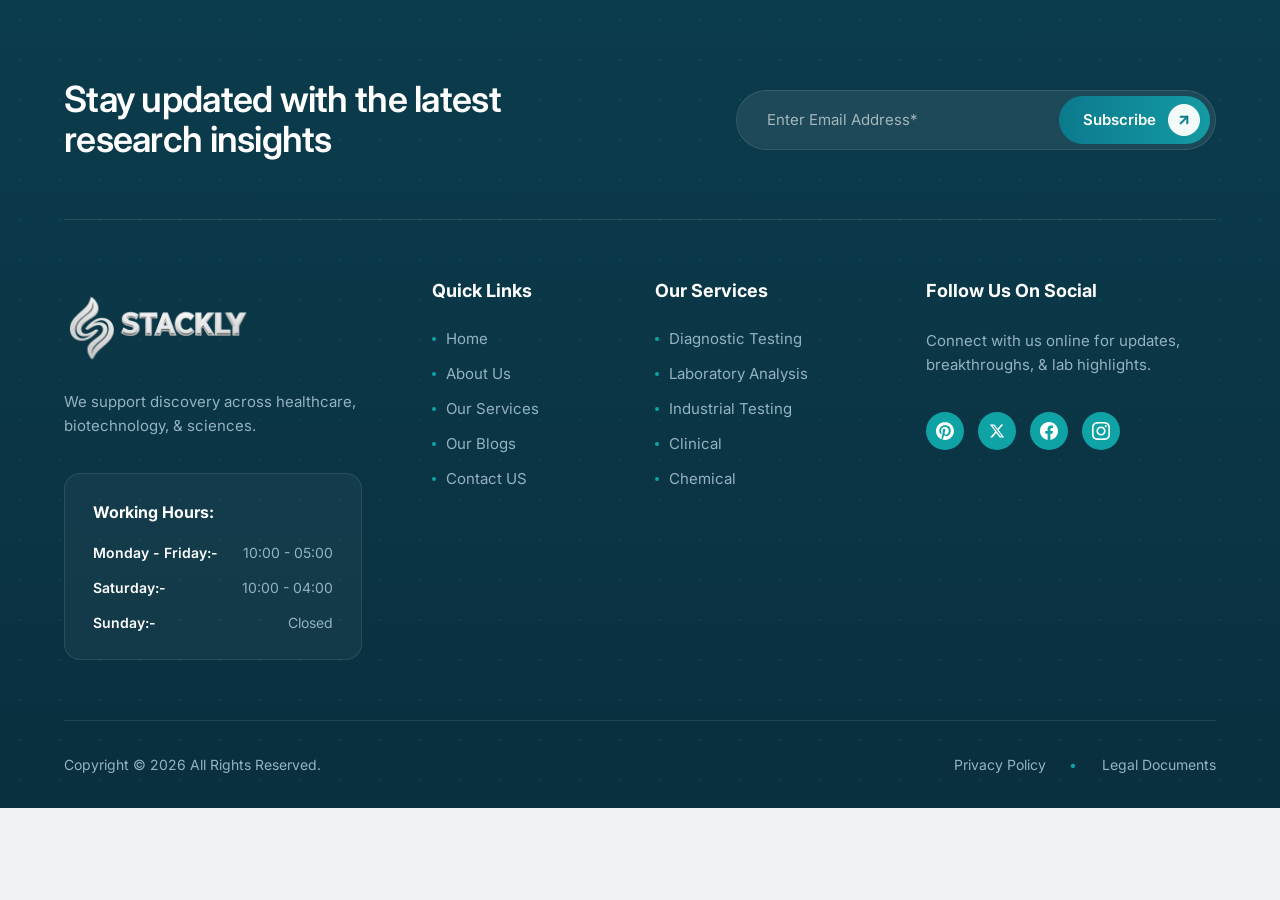
<file: footer.html>
<!doctype html>
<html lang="en">
  <head>
    <meta charset="UTF-8" />
    <meta name="viewport" content="width=device-width, initial-scale=1.0" />
    <title>Genlab Scientific Footer</title>
    <link rel="preconnect" href="https://fonts.googleapis.com" />
    <link rel="preconnect" href="https://fonts.gstatic.com" crossorigin />
    <link
      href="https://fonts.googleapis.com/css2?family=Inter:wght@300;400;500;600;700&display=swap"
      rel="stylesheet"
    />
    <style>
      :root {
        /* Colors from Screenshot */
        --bg-primary: #0b3c4c;
        --bg-secondary: #0a2f3f;
        --accent-teal: #0fa3a6;
        --accent-bright: #1bc5bd;
        --text-white: #ffffff;
        --text-muted: #94b2c1;
        --card-bg: rgba(255, 255, 255, 0.04);
        --input-bg: rgba(255, 255, 255, 0.08);
        --border-color: rgba(255, 255, 255, 0.1);

        /* Spacing */
        --container-max: 1200px;
        --transition: all 0.3s ease;
      }

      * {
        margin: 0;
        padding: 0;
        box-sizing: border-box;
        font-family: "Inter", sans-serif;
      }

      body {
        background-color: #f0f2f5;
      }

      /* --- Footer Styles --- */
      .site-footer {
        background: linear-gradient(
          180deg,
          var(--bg-primary) 0%,
          var(--bg-secondary) 100%
        );
        color: var(--text-white);
        position: relative;
        overflow: hidden;
        padding-top: 40px;
      }

      /* Hexagonal/Dot Pattern Overlay */
      .site-footer::before {
        content: "";
        position: absolute;
        top: 0;
        left: 0;
        width: 100%;
        height: 100%;
        background-image: radial-gradient(
          rgba(15, 163, 166, 0.15) 1px,
          transparent 1px
        );
        background-size: 40px 40px;
        pointer-events: none;
      }

      .container {
        max-width: var(--container-max);
        margin: 0 auto;
        padding: 0 24px;
        position: relative;
        z-index: 1;
      }

      /* --- Newsletter Section --- */
      .newsletter-section {
        padding: 40px 0 60px;
        display: flex;
        flex-direction: column;
        gap: 30px;
      }

      .newsletter-content h2 {
        font-size: clamp(24px, 5vw, 36px);
        font-weight: 600;
        line-height: 1.1;
        max-width: 500px;
        letter-spacing: -0.02em;
      }

      .newsletter-form {
        display: flex;
        align-items: center;
        background: var(--input-bg);
        border-radius: 100px;
        padding: 5px;
        width: 100%;
        max-width: 480px;
        border: 1px solid rgba(255, 255, 255, 0.1);
        backdrop-filter: blur(10px);
      }

      .newsletter-form input {
        flex: 1;
        background: transparent;
        border: none;
        padding: 12px 25px;
        color: white;
        outline: none;
        font-size: 15px;
        width: 100%;
      }

      .newsletter-form input::placeholder {
        color: rgba(255, 255, 255, 0.6);
      }

      .subscribe-btn {
        background: linear-gradient(90deg, #0b7a8d, #149ba3);
        color: white;
        border: none;
        padding: 8px 10px 8px 24px;
        border-radius: 100px;
        font-weight: 600;
        font-size: 15px;
        cursor: pointer;
        display: flex;
        align-items: center;
        gap: 12px;
        transition: var(--transition);
        white-space: nowrap;
      }

      .subscribe-btn .icon-circle {
        background: rgba(255, 255, 255, 0.95);
        color: #0b7a8d;
        width: 32px;
        height: 32px;
        border-radius: 50%;
        display: flex;
        align-items: center;
        justify-content: center;
        transition: var(--transition);
      }

      .subscribe-btn:hover {
        filter: brightness(1.1);
        transform: translateX(3px);
      }

      .subscribe-btn:hover .icon-circle {
        background: white;
      }

      /* --- Main Footer Grid --- */
      .footer-grid {
        display: grid;
        grid-template-columns: 1fr;
        gap: 50px;
        padding: 60px 0;
        border-top: 1px solid var(--border-color);
      }

      .footer-col-info {
        display: flex;
        flex-direction: column;
        gap: 20px;
      }

      .footer-logo-wrapper {
        display: flex;
        align-items: center;
        gap: 12px;
      }

      .footer-logo {
        height: 90px;
        width: auto;
      }

      .logo-text {
        font-size: 24px;
        font-weight: 700;
        letter-spacing: -0.5px;
      }

      .logo-dot {
        color: var(--accent-bright);
      }

      .footer-description {
        color: var(--text-muted);
        line-height: 1.6;
        font-size: 15px;
        max-width: 320px;
      }

      /* Working Hours Card */
      .working-hours {
        background: var(--card-bg);
        border: 1px solid var(--border-color);
        border-radius: 16px;
        padding: 28px;
        margin-top: 15px;
        max-width: 340px;
      }

      .working-hours h4 {
        font-size: 16px;
        margin-bottom: 22px;
        font-weight: 700;
      }

      .hours-row {
        display: flex;
        justify-content: space-between;
        font-size: 14px;
        margin-bottom: 18px;
        color: var(--text-muted);
      }

      .hours-row:last-child {
        margin-bottom: 0;
      }

      .hours-label {
        color: var(--text-white);
        font-weight: 600;
      }

      /* List Columns */
      .footer-col h4 {
        font-size: 18px;
        font-weight: 700;
        margin-bottom: 28px;
      }

      .footer-links {
        list-style: none;
      }

      .footer-links li {
        margin-bottom: 16px;
      }

      .footer-links a {
        color: var(--text-muted);
        text-decoration: none;
        font-size: 15px;
        transition: var(--transition);
        display: flex;
        align-items: center;
        gap: 10px;
      }

      .footer-links a::before {
        content: "";
        width: 4px;
        height: 4px;
        background: var(--accent-teal);
        border-radius: 50%;
      }

      .footer-links a:hover {
        color: var(--text-white);
        transform: translateX(5px);
      }

      /* Social Section */
      .social-desc {
        font-size: 15px;
        color: var(--text-muted);
        margin-bottom: 25px;
        line-height: 1.6;
        max-width: 280px;
      }

      .social-icons {
        display: flex;
        gap: 14px;
        padding-top: 10px;
      }

      .social-icon {
        width: 38px;
        height: 38px;
        border-radius: 50%;
        background: var(--accent-teal);
        display: flex;
        align-items: center;
        justify-content: center;
        transition: var(--transition);
        color: white;
        text-decoration: none;
      }

      .social-icon:hover {
        background: var(--accent-bright);
        transform: scale(1.1);
      }

      /* --- Bottom Bar --- */
      .footer-bottom {
        padding: 35px 0;
        border-top: 1px solid var(--border-color);
        display: flex;
        flex-direction: column;
        gap: 20px;
        align-items: center;
        text-align: center;
      }

      .copyright {
        font-size: 14px;
        color: var(--text-muted);
      }

      .bottom-links {
        display: flex;
        gap: 25px;
      }

      .bottom-links a {
        color: var(--text-muted);
        text-decoration: none;
        font-size: 14px;
        transition: var(--transition);
        display: flex;
        align-items: center;
        gap: 8px;
      }

      .bottom-links a:not(:last-child)::after {
        content: "•";
        margin-left: 15px;
        color: var(--accent-teal);
      }

      .bottom-links a:hover {
        color: var(--text-white);
      }

      /* --- Responsive Queries --- */

      /* Tablet: 2 Columns */
      @media (min-width: 640px) {
        .footer-grid {
          grid-template-columns: repeat(2, 1fr);
        }
        .newsletter-section {
          flex-direction: row;
          justify-content: space-between;
          align-items: center;
        }
        .footer-bottom {
          flex-direction: row;
          justify-content: space-between;
          text-align: left;
        }
      }

      /* Desktop: 4 Columns */
      @media (min-width: 1024px) {
        .footer-grid {
          grid-template-columns: 1.4fr 0.8fr 1fr 1.2fr;
          gap: 30px;
        }

        .footer-col-info {
          padding-right: 40px;
        }
      }

      /* Mobile Specific Tweaks */
      @media (max-width: 639px) {
        .newsletter-form {
          flex-direction: column;
          border-radius: 20px;
          background: transparent;
          border: none;
          gap: 15px;
          padding: 0;
        }

        .newsletter-form input {
          background: var(--input-bg);
          border-radius: 100px;
          border: 1px solid var(--border-color);
          padding: 16px 25px;
        }

        .subscribe-btn {
          width: 100%;
          justify-content: center;
          padding: 12px;
        }

        .working-hours {
          max-width: 100%;
        }

        .bottom-links {
          flex-wrap: wrap;
          justify-content: center;
          gap: 10px;
        }

        .bottom-links a:not(:last-child)::after {
          display: none;
        }
      }
    </style>
  </head>
  <body>
    <footer class="site-footer">
      <div class="container">
        <!-- Newsletter Section -->
        <section class="newsletter-section">
          <div class="newsletter-content">
            <h2>Stay updated with the latest research insights</h2>
          </div>
          <form class="newsletter-form" id="newsletterForm" action="./404.html">
            <input type="email" placeholder="Enter Email Address*" required />
            <button type="submit" class="subscribe-btn">
              Subscribe
              <div class="icon-circle">
                <svg
                  width="16"
                  height="16"
                  viewBox="0 0 24 24"
                  fill="none"
                  stroke="currentColor"
                  stroke-width="3"
                  stroke-linecap="round"
                  stroke-linejoin="round"
                >
                  <line x1="7" y1="17" x2="17" y2="7"></line>
                  <polyline points="7 7 17 7 17 17"></polyline>
                </svg>
              </div>
            </button>
          </form>
        </section>

        <!-- Main Footer Grid -->
        <div class="footer-grid">
          <!-- Column 1: Info & Hours -->
          <div class="footer-col-info">
            <div
              class="footer-logo-wrapper"
              onclick="window.location.href = './index.html'"
            >
              <img
                src="./assets/logo.webp"
                alt="Genlab Logo"
                class="footer-logo"
                onerror="
                  this.style.display = 'none';
                  this.nextElementSibling.style.display = 'block';
                "
              />
              <span class="logo-text" style="display: none"
                >Genlab<span class="logo-dot">.</span></span
              >
            </div>
            <p class="footer-description">
              We support discovery across healthcare, biotechnology, & sciences.
            </p>

            <div class="working-hours">
              <h4>Working Hours:</h4>
              <div class="hours-row">
                <span class="hours-label">Monday - Friday:-</span>
                <span>10:00 - 05:00</span>
              </div>
              <div class="hours-row">
                <span class="hours-label">Saturday:-</span>
                <span>10:00 - 04:00</span>
              </div>
              <div class="hours-row">
                <span class="hours-label">Sunday:-</span>
                <span>Closed</span>
              </div>
            </div>
          </div>

          <!-- Column 2: Quick Links -->
          <div class="footer-col">
            <h4>Quick Links</h4>
            <ul class="footer-links">
              <li><a href="./index.html">Home</a></li>
              <li><a href="./about.html">About Us</a></li>
              <li><a href="./service.html">Our Services</a></li>
              <li><a href="./blog.html">Our Blogs</a></li>
              <li><a href="./contact.html">Contact US</a></li>
            </ul>
          </div>

          <!-- Column 3: Services -->
          <div class="footer-col">
            <h4>Our Services</h4>
            <ul class="footer-links">
              <li><a href="./404.html">Diagnostic Testing</a></li>
              <li><a href="./404.html">Laboratory Analysis</a></li>
              <li><a href="./404.html">Industrial Testing</a></li>
              <li><a href="./404.html">Clinical</a></li>
              <li><a href="./404.html">Chemical</a></li>
            </ul>
          </div>

          <!-- Column 4: Social -->
          <div class="footer-col">
            <h4>Follow Us On Social</h4>
            <p class="social-desc">
              Connect with us online for updates, breakthroughs, & lab
              highlights.
            </p>
            <div class="social-icons">
              <a href="./404.html" class="social-icon" aria-label="Pinterest">
                <svg
                  width="18"
                  height="18"
                  fill="currentColor"
                  viewBox="0 0 24 24"
                >
                  <path
                    d="M12.017 0C5.396 0 .029 5.367.029 11.987c0 5.079 3.158 9.417 7.618 11.162-.105-.949-.199-2.403.041-3.439.219-.937 1.406-5.966 1.406-5.966s-.359-.719-.359-1.782c0-1.668.967-2.914 2.171-2.914 1.023 0 1.518.769 1.518 1.69 0 1.029-.655 2.568-.994 3.995-.283 1.194.599 2.169 1.777 2.169 2.133 0 3.772-2.249 3.772-5.495 0-2.873-2.064-4.882-5.012-4.882-3.414 0-5.418 2.561-5.418 5.207 0 1.031.397 2.138.893 2.738.098.119.112.224.083.345l-.333 1.36c-.053.22-.174.267-.402.161-1.499-.698-2.436-2.889-2.436-4.649 0-3.785 2.75-7.261 7.929-7.261 4.162 0 7.397 2.966 7.397 6.93 0 4.135-2.607 7.462-6.233 7.462-1.214 0-2.354-.629-2.758-1.379l-.749 2.848c-.269 1.045-1.004 2.352-1.498 3.146 1.123.345 2.306.535 3.55.535 6.607 0 11.985-5.365 11.985-11.987C23.97 5.39 18.592.026 11.985.026L12.017 0z"
                  />
                </svg>
              </a>
              <a href="./404.html" class="social-icon" aria-label="X">
                <svg
                  width="16"
                  height="16"
                  fill="currentColor"
                  viewBox="0 0 24 24"
                >
                  <path
                    d="M18.244 2.25h3.308l-7.227 8.26 8.502 11.24H16.17l-5.214-6.817L4.99 21.75H1.68l7.73-8.835L1.254 2.25H8.08l4.713 6.231zm-1.161 17.52h1.833L7.084 4.126H5.117z"
                  />
                </svg>
              </a>
              <a href="./404.html" class="social-icon" aria-label="Facebook">
                <svg
                  width="18"
                  height="18"
                  fill="currentColor"
                  viewBox="0 0 24 24"
                >
                  <path
                    d="M24 12.073c0-6.627-5.373-12-12-12s-12 5.373-12 12c0 5.99 4.388 10.954 10.125 11.854v-8.385H7.078v-3.47h3.047V9.43c0-3.007 1.792-4.669 4.533-4.669 1.312 0 2.686.235 2.686.235v2.953H15.83c-1.491 0-1.956.925-1.956 1.874v2.25h3.328l-.532 3.47h-2.796v8.385C19.612 23.027 24 18.062 24 12.073z"
                  />
                </svg>
              </a>
              <a href="./404.html" class="social-icon" aria-label="Instagram">
                <svg
                  width="18"
                  height="18"
                  fill="currentColor"
                  viewBox="0 0 24 24"
                >
                  <path
                    d="M12 0C8.74 0 8.333.015 7.053.072 5.775.132 4.905.333 4.14.63c-.789.306-1.459.717-2.126 1.384S.935 3.35.63 4.14C.333 4.905.131 5.775.072 7.053.012 8.333 0 8.74 0 12s.015 3.667.072 4.947c.06 1.277.261 2.148.558 2.913.306.788.717 1.459 1.384 2.126.667.666 1.336 1.079 2.126 1.384.766.296 1.636.499 2.913.558C8.333 23.988 8.74 24 12 24s3.667-.015 4.947-.072c1.277-.06 2.148-.262 2.913-.558.788-.306 1.459-.718 2.126-1.384.666-.667 1.079-1.335 1.384-2.126.296-.765.499-1.636.558-2.913.06-1.28.072-1.687.072-4.947s-.015-3.667-.072-4.947c-.06-1.277-.262-2.149-.558-2.913-.306-.789-.718-1.459-1.384-2.126C21.319 1.347 20.651.935 19.86.63c-.765-.297-1.636-.499-2.913-.558C15.667.012 15.26 0 12 0zm0 2.16c3.203 0 3.585.016 4.85.071 1.17.055 1.805.249 2.227.415.562.217.96.477 1.382.896.419.42.679.819.896 1.381.164.422.36 1.057.413 2.227.057 1.266.07 1.646.07 4.85s-.015 3.584-.071 4.85c-.055 1.171-.248 1.805-.413 2.227-.217.562-.477.96-.896 1.382-.42.419-.819.679-1.381.896-.422.164-1.056.36-2.227.413-1.266.057-1.646.07-4.85.07s-3.584-.015-4.85-.071c-1.171-.055-1.805-.248-2.227-.413-.562-.217-.96-.477-1.382-.896-.419-.42-.679-.819-.896-1.381-.164-.422-.36-1.057-.413-2.227-.057-1.266-.07-1.646-.07-4.85s.015-3.584.071-4.85c.055-1.171.248-1.805.413-2.227.217-.562.477-.96.896-1.382.42-.419.819-.679 1.381-.896.422-.164 1.057-.36 2.227-.413 1.266-.057 1.646-.07 4.85-.07zM12 5.838a6.162 6.162 0 100 12.324 6.162 6.162 0 000-12.324zM12 16c-2.21 0-4-1.79-4-4s1.79-4 4-4 4 1.79 4 4-1.79 4-4 4zm7.846-10.405a1.441 1.441 0 11-2.882 0 1.441 1.441 0 012.882 0z"
                  />
                </svg>
              </a>
            </div>
          </div>
        </div>

        <!-- Bottom Bar -->
        <div class="footer-bottom">
          <div class="copyright">Copyright © 2026 All Rights Reserved.</div>
          <div class="bottom-links">
            <a href="./404.html">Privacy Policy</a>
            <a href="./404.html">Legal Documents</a>
          </div>
        </div>
      </div>
    </footer>

    <script>
      document
        .getElementById("newsletterForm")
        .addEventListener("submit", function (e) {
          e.preventDefault();
          const btn = this.querySelector("button");
          const icon = btn.querySelector(".icon-circle");

          // Visual feedback
          btn.style.opacity = "0.7";
          btn.innerHTML = 'Subscribed! <div class="icon-circle">✓</div>';

          setTimeout(() => {
            location.reload(); // Reset for demo
          }, 3000);
        });
    </script>
  </body>
</html>
</file>
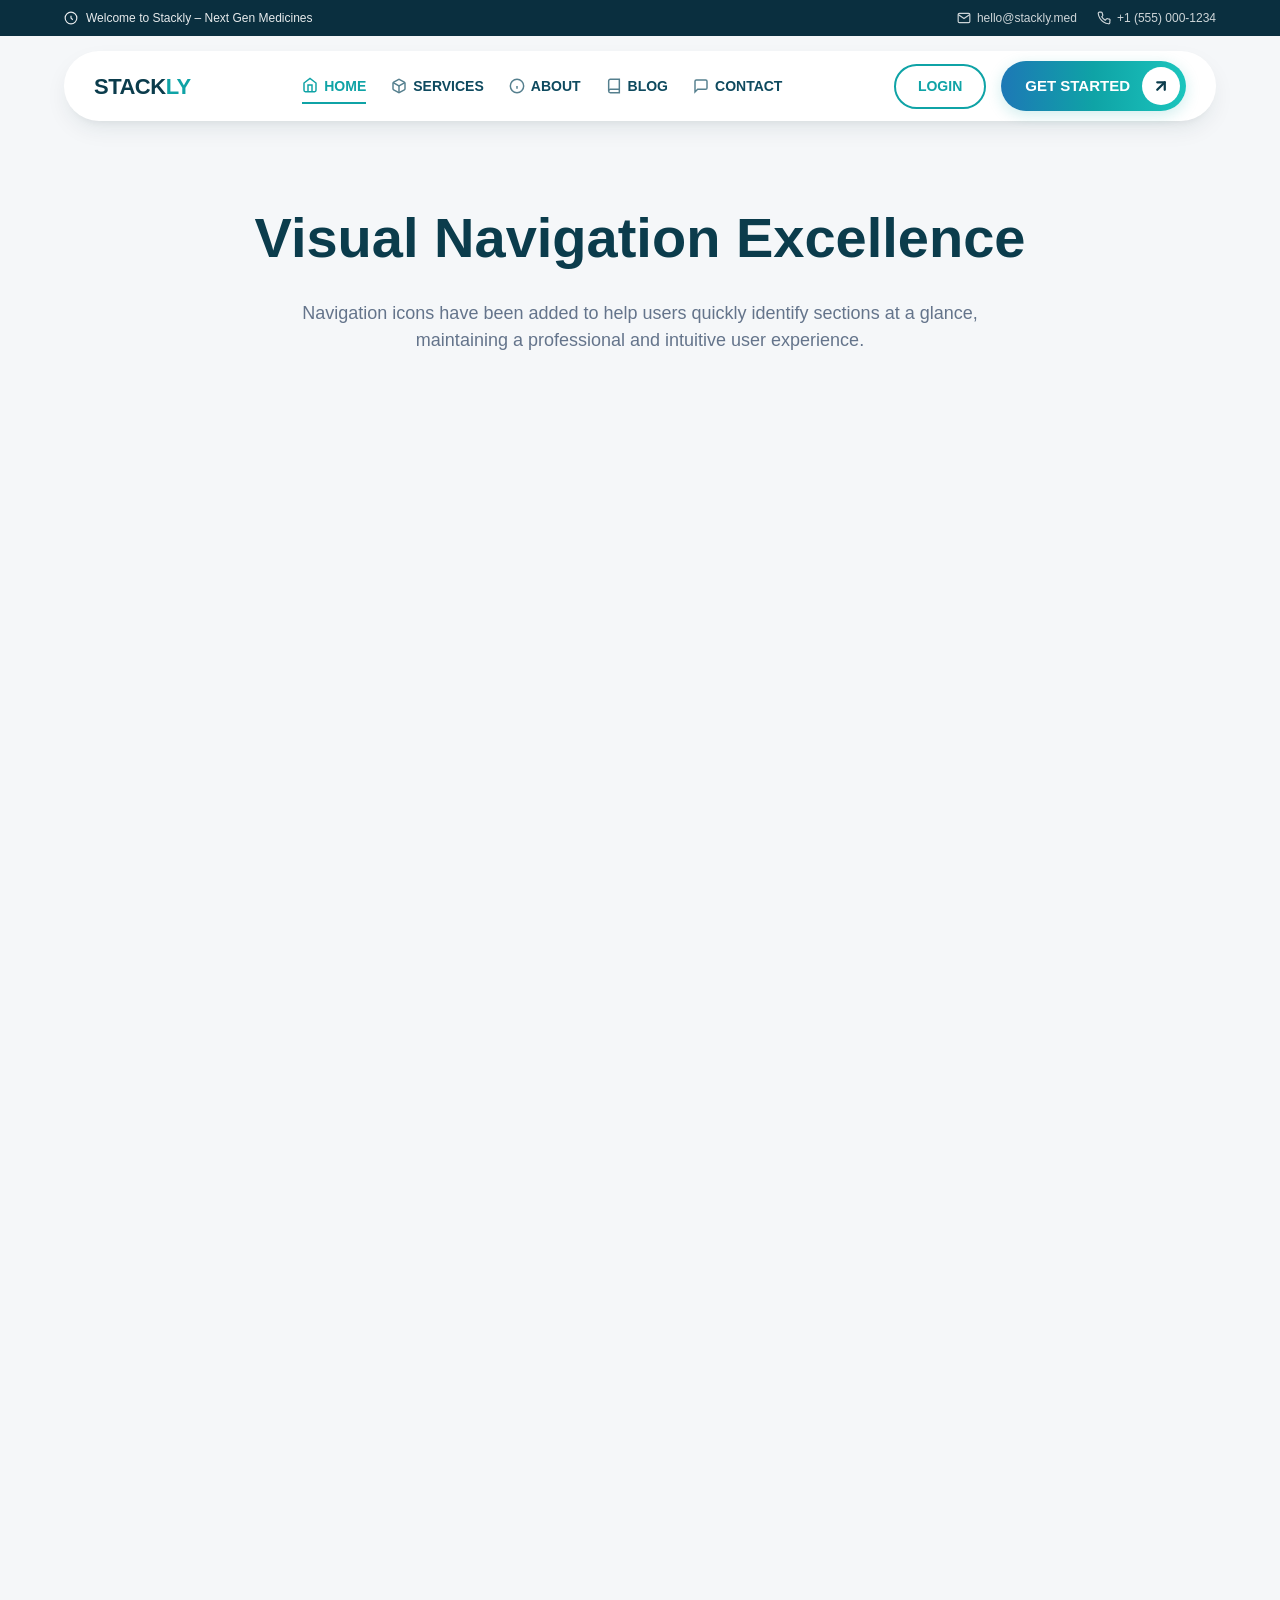
<file: navbar.html>
<!doctype html>
<html lang="en">
  <head>
    <meta charset="UTF-8" />
    <meta name="viewport" content="width=device-width, initial-scale=1.0" />
    <title>Stackly - Premium SaaS Header</title>
    <style>
      /* --- CSS VARIABLES & RESET --- */
      :root {
        --color-bg-body: #f5f7f9;
        --color-topbar: #0a2f3f;
        --color-nav-bg: #ffffff;
        --color-primary: #0fa3a6;
        --color-primary-dark: #0b3c4c;
        --color-accent: #1bc5bd;
        --color-gradient: linear-gradient(
          to right,
          #1d78b6 0%,
          #0fa3a6 50%,
          #1bc5bd 100%
        );
        --color-text-main: #0e4a5f;
        --color-text-muted: #64748b;
        --color-white: #ffffff;
        --color-border: #e2e8f0;

        --topbar-height: 36px;
        --navbar-height: 70px;
        --transition-smooth: all 0.4s cubic-bezier(0.4, 0, 0.2, 1);
        --shadow-subtle:
          0 10px 25px -5px rgba(10, 47, 63, 0.1),
          0 8px 10px -6px rgba(10, 47, 63, 0.05);

        --font-main:
          "Inter", -apple-system, BlinkMacSystemFont, "Segoe UI", Roboto,
          sans-serif;
      }

      * {
        margin: 0;
        padding: 0;
        box-sizing: border-box;
      }

      body {
        font-family: var(--font-main);
        background-color: var(--color-bg-body);
        color: var(--color-text-main);
        line-height: 1.5;
        min-height: 200vh;
      }

      a {
        text-decoration: none;
        color: inherit;
        transition: var(--transition-smooth);
      }

      ul {
        list-style: none;
      }

      /* --- TOPBAR --- */
      .topbar {
        height: var(--topbar-height);
        background-color: var(--color-topbar);
        color: var(--color-white);
        display: flex;
        align-items: center;
        font-size: 12px;
        font-weight: 400;
        padding: 0 5%;
        position: relative;
        z-index: 1001;
      }

      .topbar-container {
        width: 100%;
        max-width: 1200px;
        margin: 0 auto;
        display: flex;
        justify-content: space-between;
        align-items: center;
      }

      .topbar-left {
        display: flex;
        align-items: center;
        gap: 8px;
        opacity: 0.9;
      }

      .topbar-right {
        display: flex;
        gap: 20px;
        align-items: center;
      }

      .topbar-item {
        display: flex;
        align-items: center;
        gap: 6px;
        opacity: 0.8;
      }

      .topbar-item:hover {
        opacity: 1;
      }

      .top-icon {
        width: 14px;
        height: 14px;
        stroke: currentColor;
        stroke-width: 2;
        fill: none;
      }

      /* --- HEADER / NAVBAR WRAPPER --- */
      header {
        position: sticky;
        top: 0;
        z-index: 1000;
        width: 100%;
      }

      .nav-wrapper {
        padding: 15px 5%;
        display: flex;
        justify-content: center;
        transition: var(--transition-smooth);
      }

      header.scrolled .nav-wrapper {
        padding: 8px 5%;
      }

      /* --- UNIQUE NAVBAR SHAPE --- */
      .navbar-shape {
        background: var(--color-white);
        display: flex;
        align-items: center;
        justify-content: space-between;
        width: 100%;
        max-width: 1200px;
        height: 70px;
        padding: 0 30px;
        box-shadow: var(--shadow-subtle);
        border-radius: 100px;
        position: relative;
      }

      /* LOGO */
      .logo-placeholder {
        font-weight: 800;
        font-size: 22px;
        color: var(--color-primary-dark);
        letter-spacing: -0.5px;
      }
      .logo-placeholder span {
        color: var(--color-primary);
      }

      /* NAVIGATION LINKS (Desktop) */
      .nav-menu {
        display: flex;
        gap: 25px;
      }

      .nav-link {
        font-size: 14px;
        font-weight: 600;
        color: var(--color-text-main);
        position: relative;
        padding: 5px 0;
        display: flex;
        align-items: center;
        gap: 6px;
      }

      .nav-icon {
        width: 16px;
        height: 16px;
        stroke: currentColor;
        stroke-width: 2.2;
        fill: none;
        opacity: 0.7;
        transition: var(--transition-smooth);
      }

      .nav-link:after {
        content: "";
        position: absolute;
        bottom: -2px;
        left: 0;
        width: 0;
        height: 2px;
        background: var(--color-primary);
        transition: var(--transition-smooth);
      }

      .nav-link:hover,
      .nav-link.active {
        color: var(--color-primary);
      }

      .nav-link:hover .nav-icon,
      .nav-link.active .nav-icon {
        opacity: 1;
        transform: translateY(-1px);
      }

      .nav-link:hover:after,
      .nav-link.active:after {
        width: 100%;
      }

      /* BUTTONS */
      .nav-btns {
        display: flex;
        gap: 15px;
        align-items: center;
      }

      .btn {
        font-family: var(--font-main);
        font-weight: 700;
        cursor: pointer;
        display: inline-flex;
        align-items: center;
        justify-content: center;
        transition: var(--transition-smooth);
        text-align: center;
      }

      .btn-outline {
        padding: 10px 22px;
        border-radius: 50px;
        font-size: 14px;
        border: 2px solid var(--color-primary);
        color: var(--color-primary);
        background: transparent;
      }

      .btn-outline:hover {
        background: var(--color-primary);
        color: var(--color-white);
        transform: translateY(-2px);
      }

      .btn-gradient {
        background: var(--color-gradient);
        color: var(--color-white);
        padding: 6px 6px 6px 24px;
        border-radius: 100px;
        font-size: 15px;
        border: none;
        box-shadow: 0 4px 15px rgba(15, 163, 166, 0.2);
        gap: 12px;
      }

      .btn-icon-circle {
        background: var(--color-white);
        width: 38px;
        height: 38px;
        border-radius: 50%;
        display: flex;
        align-items: center;
        justify-content: center;
        color: var(--color-primary-dark);
        transition: transform 0.3s ease;
      }

      .btn-gradient:hover {
        transform: translateY(-2px);
        box-shadow: 0 8px 25px rgba(15, 163, 166, 0.3);
      }

      .btn-gradient:hover .btn-icon-circle {
        transform: rotate(-45deg);
      }

      /* HAMBURGER */
      .hamburger {
        display: none;
        flex-direction: column;
        gap: 5px;
        width: 28px;
        cursor: pointer;
        z-index: 2000;
      }

      .hamburger span {
        display: block;
        width: 100%;
        height: 2.5px;
        background: var(--color-primary-dark);
        border-radius: 2px;
        transition: var(--transition-smooth);
      }

      .hamburger.active span:nth-child(1) {
        transform: translateY(7.5px) rotate(45deg);
      }
      .hamburger.active span:nth-child(2) {
        opacity: 0;
      }
      .hamburger.active span:nth-child(3) {
        transform: translateY(-7.5px) rotate(-45deg);
      }

      /* --- MOBILE MENU --- */
      .mobile-menu {
        position: fixed;
        top: 0;
        left: -100%;
        width: 100%;
        height: 100vh;
        background: var(--color-white);
        padding: 120px 40px 60px;
        transition: var(--transition-smooth);
        z-index: 1500;
        display: flex;
        flex-direction: column;
        overflow-y: auto;
      }

      .mobile-menu.active {
        left: 0;
      }

      .mobile-nav-container {
        flex-grow: 1;
        display: flex;
        flex-direction: column;
        gap: 5px;
      }

      .mobile-link {
        font-size: 22px;
        font-weight: 700;
        color: var(--color-text-main);
        padding: 15px 0;
        border-bottom: 1px solid var(--color-border);
        display: flex;
        align-items: center;
        gap: 15px;
        opacity: 0;
        transform: translateX(-20px);
        transition: all 0.3s ease;
      }

      .mobile-menu.active .mobile-link {
        opacity: 1;
        transform: translateX(0);
      }

      .mobile-link .nav-icon {
        width: 24px;
        height: 24px;
        color: var(--color-primary);
        opacity: 1;
      }

      .mobile-link .arrow-suffix {
        margin-left: auto;
        font-size: 18px;
        color: var(--color-border);
      }

      .mobile-footer {
        margin-top: 40px;
        display: flex;
        flex-direction: column;
        gap: 15px;
        opacity: 0;
        transition: opacity 0.4s ease 0.6s;
      }

      .mobile-menu.active .mobile-footer {
        opacity: 1;
      }

      .mobile-footer .btn-gradient {
        padding: 8px 8px 8px 30px;
        justify-content: space-between;
        font-size: 18px;
      }

      /* --- RESPONSIVE --- */
      @media (max-width: 1024px) {
        .nav-menu {
          gap: 15px;
        }
        .nav-link {
          font-size: 13px;
        }
      }

      @media (max-width: 868px) {
        .topbar-left {
          display: none;
        }
        .topbar-container {
          justify-content: center;
        }
        .nav-menu,
        .nav-btns {
          display: none;
        }
        .hamburger {
          display: flex;
        }
        .navbar-shape {
          padding: 0 20px;
          height: 60px;
          border-radius: 15px;
        }
        .nav-wrapper {
          padding: 10px 15px;
        }
      }
    </style>
  </head>
  <body>
    <!-- TOPBAR -->
    <div class="topbar">
      <div class="topbar-container">
        <div class="topbar-left">
          <svg class="top-icon" viewBox="0 0 24 24">
            <circle cx="12" cy="12" r="10"></circle>
            <path d="M12 8v4l3 3"></path>
          </svg>
          Welcome to Stackly – Next Gen Medicines
        </div>
        <div class="topbar-right">
          <a href="./404.html" class="topbar-item">
            <svg class="top-icon" viewBox="0 0 24 24">
              <path
                d="M4 4h16c1.1 0 2 .9 2 2v12c0 1.1-.9 2-2 2H4c-1.1 0-2-.9-2-2V6c0-1.1.9-2 2-2z"
              ></path>
              <polyline points="22,6 12,13 2,6"></polyline>
            </svg>
            <span>hello@stackly.med</span>
          </a>
          <div class="topbar-item">
            <svg class="top-icon" viewBox="0 0 24 24">
              <path
                d="M22 16.92v3a2 2 0 0 1-2.18 2 19.79 19.79 0 0 1-8.63-3.07 19.5 19.5 0 0 1-6-6 19.79 19.79 0 0 1-3.07-8.67A2 2 0 0 1 4.11 2h3a2 2 0 0 1 2 1.72 12.84 12.84 0 0 0 .7 2.81 2 2 0 0 1-.45 2.11L8.09 9.91a16 16 0 0 0 6 6l2.28-2.28a2 2 0 0 1 2.11-.45 12.84 12.84 0 0 0 2.81.7A2 2 0 0 1 22 16.92z"
              ></path>
            </svg>
            <span>+1 (555) 000-1234</span>
          </div>
        </div>
      </div>
    </div>

    <!-- MAIN HEADER -->
    <header id="mainHeader">
      <div class="nav-wrapper">
        <nav class="navbar-shape">
          <a href="./index.html" class="logo">
            <div class="logo-placeholder">STACK<span>LY</span></div>
          </a>

          <ul class="nav-menu">
            <li>
              <a href="./index.html" class="nav-link active">
                <svg class="nav-icon" viewBox="0 0 24 24">
                  <path
                    d="M3 9l9-7 9 7v11a2 2 0 0 1-2 2H5a2 2 0 0 1-2-2z"
                  ></path>
                  <polyline points="9 22 9 12 15 12 15 22"></polyline>
                </svg>
                HOME
              </a>
            </li>
            <li>
              <a href="./service.html" class="nav-link">
                <svg class="nav-icon" viewBox="0 0 24 24">
                  <path
                    d="M21 16V8a2 2 0 0 0-1-1.73l-7-4a2 2 0 0 0-2 0l-7 4A2 2 0 0 0 3 8v8a2 2 0 0 0 1 1.73l7 4a2 2 0 0 0 2 0l7-4A2 2 0 0 0 21 16z"
                  ></path>
                  <polyline points="3.27 6.96 12 12.01 20.73 6.96"></polyline>
                  <line x1="12" y1="22.08" x2="12" y2="12"></line>
                </svg>
                SERVICES
              </a>
            </li>
            <li>
              <a href="./about.html" class="nav-link">
                <svg class="nav-icon" viewBox="0 0 24 24">
                  <circle cx="12" cy="12" r="10"></circle>
                  <line x1="12" y1="16" x2="12" y2="12"></line>
                  <line x1="12" y1="8" x2="12.01" y2="8"></line>
                </svg>
                ABOUT
              </a>
            </li>
            <li>
              <a href="./blog.html" class="nav-link">
                <svg class="nav-icon" viewBox="0 0 24 24">
                  <path d="M4 19.5A2.5 2.5 0 0 1 6.5 17H20"></path>
                  <path
                    d="M6.5 2H20v20H6.5A2.5 2.5 0 0 1 4 19.5v-15A2.5 2.5 0 0 1 6.5 2z"
                  ></path>
                </svg>
                BLOG
              </a>
            </li>
            <li>
              <a href="./contact.html" class="nav-link">
                <svg class="nav-icon" viewBox="0 0 24 24">
                  <path
                    d="M21 15a2 2 0 0 1-2 2H7l-4 4V5a2 2 0 0 1 2-2h14a2 2 0 0 1 2 2z"
                  ></path>
                </svg>
                CONTACT
              </a>
            </li>
          </ul>

          <div class="nav-btns">
            <a href="./login.html" class="btn btn-outline">LOGIN</a>
            <a href="./signup.html" class="btn btn-gradient">
              GET STARTED
              <div class="btn-icon-circle">
                <svg
                  width="18"
                  height="18"
                  viewBox="0 0 24 24"
                  fill="none"
                  stroke="currentColor"
                  stroke-width="3"
                  stroke-linecap="round"
                  stroke-linejoin="round"
                >
                  <line x1="7" y1="17" x2="17" y2="7"></line>
                  <polyline points="7 7 17 7 17 17"></polyline>
                </svg>
              </div>
            </a>
          </div>

          <div class="hamburger" id="hamburger">
            <span></span>
            <span></span>
            <span></span>
          </div>
        </nav>
      </div>

      <div class="mobile-menu" id="mobileMenu">
        <div class="mobile-nav-container">
          <a href="./index.html" class="mobile-link">
            <svg class="nav-icon" viewBox="0 0 24 24">
              <path d="M3 9l9-7 9 7v11a2 2 0 0 1-2 2H5a2 2 0 0 1-2-2z"></path>
              <polyline points="9 22 9 12 15 12 15 22"></polyline>
            </svg>
            HOME <span class="arrow-suffix">→</span>
          </a>
          <a href="./service.html" class="mobile-link">
            <svg class="nav-icon" viewBox="0 0 24 24">
              <path
                d="M21 16V8a2 2 0 0 0-1-1.73l-7-4a2 2 0 0 0-2 0l-7 4A2 2 0 0 0 3 8v8a2 2 0 0 0 1 1.73l7 4a2 2 0 0 0 2 0l7-4A2 2 0 0 0 21 16z"
              ></path>
              <polyline points="3.27 6.96 12 12.01 20.73 6.96"></polyline>
              <line x1="12" y1="22.08" x2="12" y2="12"></line>
            </svg>
            SERVICES <span class="arrow-suffix">→</span>
          </a>
          <a href="./about.html" class="mobile-link">
            <svg class="nav-icon" viewBox="0 0 24 24">
              <circle cx="12" cy="12" r="10"></circle>
              <line x1="12" y1="16" x2="12" y2="12"></line>
              <line x1="12" y1="8" x2="12.01" y2="8"></line>
            </svg>
            ABOUT <span class="arrow-suffix">→</span>
          </a>
          <a href="./blog.html" class="mobile-link">
            <svg class="nav-icon" viewBox="0 0 24 24">
              <path d="M4 19.5A2.5 2.5 0 0 1 6.5 17H20"></path>
              <path
                d="M6.5 2H20v20H6.5A2.5 2.5 0 0 1 4 19.5v-15A2.5 2.5 0 0 1 6.5 2z"
              ></path>
            </svg>
            BLOG <span class="arrow-suffix">→</span>
          </a>
          <a href="./contact.html" class="mobile-link">
            <svg class="nav-icon" viewBox="0 0 24 24">
              <path
                d="M21 15a2 2 0 0 1-2 2H7l-4 4V5a2 2 0 0 1 2-2h14a2 2 0 0 1 2 2z"
              ></path>
            </svg>
            CONTACT <span class="arrow-suffix">→</span>
          </a>
        </div>

        <div class="mobile-footer">
          <a href="./login.html" class="btn btn-outline">LOGIN</a>
          <a href="./signup.html" class="btn btn-gradient">
            GET STARTED
            <div class="btn-icon-circle">
              <svg
                width="20"
                height="20"
                viewBox="0 0 24 24"
                fill="none"
                stroke="currentColor"
                stroke-width="3"
                stroke-linecap="round"
                stroke-linejoin="round"
              >
                <line x1="7" y1="17" x2="17" y2="7"></line>
                <polyline points="7 7 17 7 17 17"></polyline>
              </svg>
            </div>
          </a>
        </div>
      </div>
    </header>

    <main
      style="
        padding: 60px 5%;
        max-width: 1200px;
        margin: 0 auto;
        text-align: center;
      "
    >
      <h1
        style="
          font-size: clamp(32px, 8vw, 56px);
          margin-bottom: 20px;
          color: var(--color-primary-dark);
        "
      >
        Visual Navigation Excellence
      </h1>
      <p
        style="
          font-size: 18px;
          color: var(--color-text-muted);
          max-width: 700px;
          margin: 0 auto;
        "
      >
        Navigation icons have been added to help users quickly identify sections
        at a glance, maintaining a professional and intuitive user experience.
      </p>
    </main>

    <script>
      const header = document.getElementById("mainHeader");
      const hamburger = document.getElementById("hamburger");
      const mobileMenu = document.getElementById("mobileMenu");
      const navLinks = document.querySelectorAll(".mobile-link");

      window.addEventListener("scroll", () => {
        header.classList.toggle("scrolled", window.scrollY > 40);
      });

      const toggleMenu = () => {
        hamburger.classList.toggle("active");
        mobileMenu.classList.toggle("active");
        document.body.style.overflow = mobileMenu.classList.contains("active")
          ? "hidden"
          : "auto";
      };

      hamburger.addEventListener("click", toggleMenu);
      navLinks.forEach((link) => link.addEventListener("click", toggleMenu));
    </script>
  </body>
</html>
</file>
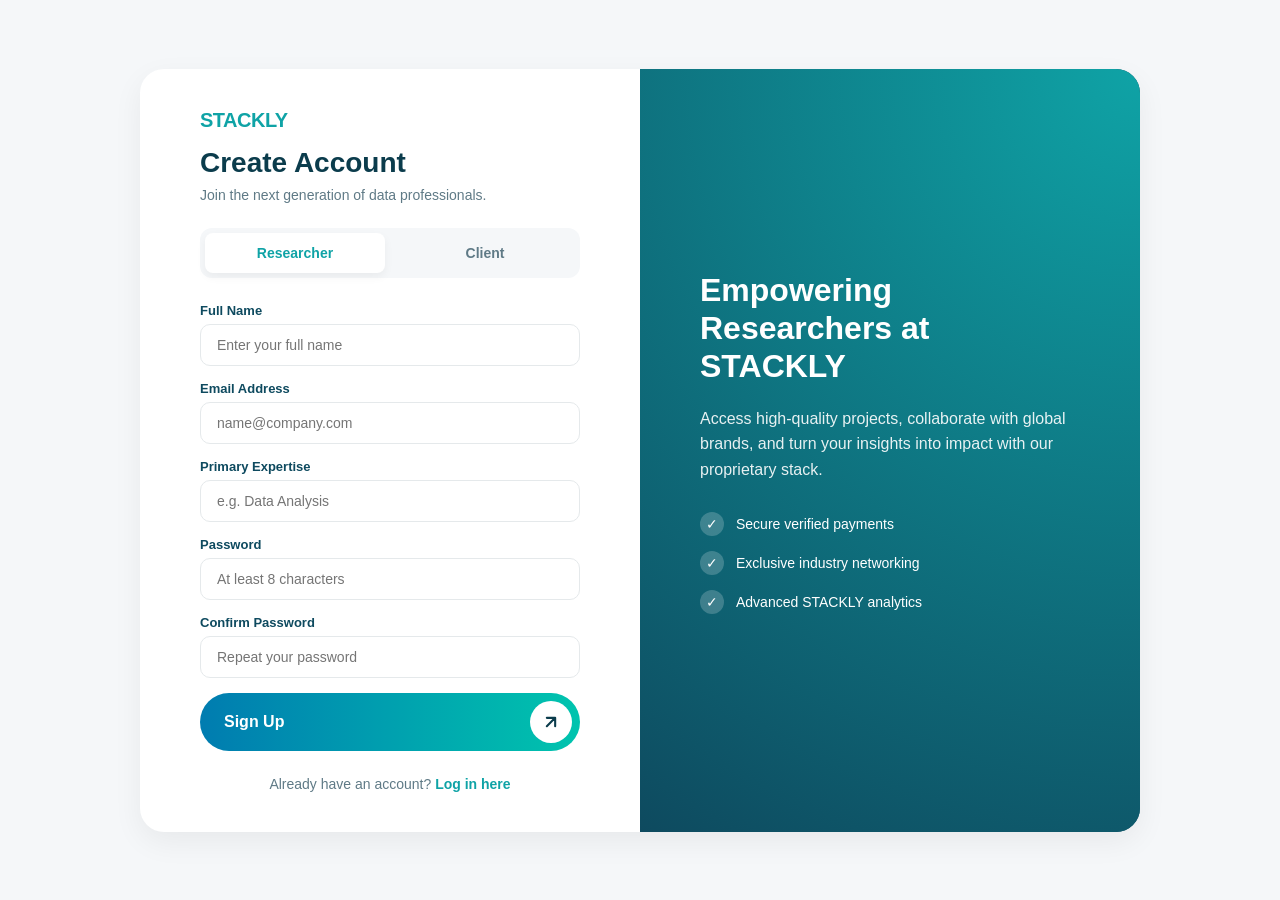
<file: signup.html>
<!doctype html>
<html lang="en">
  <head>
    <meta charset="UTF-8" />
    <meta name="viewport" content="width=device-width, initial-scale=1.0" />
    <title>Join STACKLY | Sign Up</title>
    <style>
      :root {
        --primary-dark: #0b3c4c;
        --secondary-dark: #0e4a5f;
        --teal-mid: #0fa3a6;
        --teal-bright: #1bc5bd;
        --teal-accent: #2ed1c1;
        --bg-light: #f5f7f9;
        --white: #ffffff;
        --text-muted: #5f7a86;
        --border-light: #e5e9eb;
        --transition: all 0.4s cubic-bezier(0.165, 0.84, 0.44, 1);
        --shadow-md: 0 10px 30px rgba(0, 0, 0, 0.06);
        --gradient-primary: linear-gradient(90deg, #007cb0, #00c4ae);
        --error-red: #ff4d4f;
      }

      * {
        box-sizing: border-box;
        margin: 0;
        padding: 0;
        font-family:
          "Inter",
          -apple-system,
          BlinkMacSystemFont,
          "Segoe UI",
          Roboto,
          sans-serif;
      }

      body {
        background-color: var(--bg-light);
        display: flex;
        align-items: center;
        justify-content: center;
        min-height: 100vh;
        padding: 20px;
        color: var(--primary-dark);
      }

      .container {
        background: var(--white);
        width: 100%;
        max-width: 1000px;
        display: flex;
        flex-direction: row;
        border-radius: 24px;
        overflow: hidden;
        box-shadow: var(--shadow-md);
        min-height: 720px;
      }

      .form-section {
        flex: 1;
        padding: 40px 60px;
        display: flex;
        flex-direction: column;
        justify-content: center;
      }

      .info-section {
        flex: 1;
        background: var(--secondary-dark);
        background-image: radial-gradient(
          circle at top right,
          var(--teal-mid),
          var(--secondary-dark)
        );
        padding: 40px 60px;
        display: flex;
        flex-direction: column;
        justify-content: center;
        color: var(--white);
        position: relative;
      }

      .info-section::before {
        content: "";
        position: absolute;
        top: 0;
        left: 0;
        right: 0;
        bottom: 0;
        background: url("https://www.transparenttextures.com/patterns/cubes.png");
        opacity: 0.1;
      }

      .header {
        margin-bottom: 25px;
      }

      .brand-name {
        font-weight: 800;
        color: var(--teal-mid);
        letter-spacing: -0.5px;
        margin-bottom: 15px;
        font-size: 20px;
        display: block;
      }

      .header h1 {
        font-size: 28px;
        color: var(--primary-dark);
        margin-bottom: 8px;
      }

      .header p {
        color: var(--text-muted);
        font-size: 14px;
      }

      .role-selector {
        display: flex;
        gap: 10px;
        margin-bottom: 25px;
        background: var(--bg-light);
        padding: 5px;
        border-radius: 12px;
      }

      .role-option {
        flex: 1;
        text-align: center;
        padding: 12px;
        cursor: pointer;
        border-radius: 8px;
        font-weight: 600;
        font-size: 14px;
        transition: var(--transition);
        border: none;
        background: transparent;
        color: var(--text-muted);
      }

      .role-option.active {
        background: var(--white);
        color: var(--teal-mid);
        box-shadow: 0 4px 10px rgba(0, 0, 0, 0.05);
      }

      .form-group {
        margin-bottom: 15px;
        position: relative;
      }

      label {
        display: block;
        font-size: 13px;
        font-weight: 600;
        margin-bottom: 6px;
        color: var(--secondary-dark);
      }

      input {
        width: 100%;
        padding: 12px 16px;
        border: 1.5px solid var(--border-light);
        border-radius: 10px;
        font-size: 14px;
        transition: var(--transition);
        outline: none;
      }

      input:focus {
        border-color: var(--teal-mid);
        box-shadow: 0 0 0 4px rgba(27, 197, 189, 0.1);
      }

      input.error {
        border-color: var(--error-red);
      }

      .error-message {
        color: var(--error-red);
        font-size: 11px;
        margin-top: 4px;
        display: none;
      }

      /* Submit Button Style */
      .btn-submit-container {
        width: 100%;
        margin-top: 15px;
      }

      .btn-submit {
        width: 100%;
        display: flex;
        align-items: center;
        justify-content: space-between;
        padding: 8px 8px 8px 24px;
        background: var(--gradient-primary);
        color: white;
        border: none;
        border-radius: 50px;
        font-size: 16px;
        font-weight: 700;
        cursor: pointer;
        transition: var(--transition);
        text-align: left;
      }

      .btn-text {
        flex-grow: 1;
      }

      .btn-icon {
        width: 42px;
        height: 42px;
        background: white;
        border-radius: 50%;
        display: flex;
        align-items: center;
        justify-content: center;
        transition: var(--transition);
      }

      .btn-icon svg {
        width: 20px;
        height: 20px;
        stroke: #0b3c4c;
        stroke-width: 2.5;
        transition: var(--transition);
      }

      .btn-submit:hover {
        transform: translateY(-2px);
        box-shadow: 0 8px 20px rgba(0, 124, 176, 0.25);
      }

      .btn-submit:hover .btn-icon {
        transform: rotate(45deg);
      }

      .login-redirect {
        text-align: center;
        margin-top: 25px;
        font-size: 14px;
        color: var(--text-muted);
      }

      .login-redirect a {
        color: var(--teal-mid);
        text-decoration: none;
        font-weight: 600;
        transition: var(--transition);
      }

      .login-redirect a:hover {
        color: var(--teal-bright);
        text-decoration: underline;
      }

      /* Info Content */
      .info-content {
        position: relative;
        z-index: 1;
      }

      .info-content h2 {
        font-size: 32px;
        margin-bottom: 20px;
        line-height: 1.2;
      }

      .info-content p {
        opacity: 0.9;
        line-height: 1.6;
        margin-bottom: 30px;
        font-size: 16px;
      }

      .feature-list {
        list-style: none;
      }

      .feature-item {
        display: flex;
        align-items: center;
        margin-bottom: 15px;
        font-size: 14px;
      }

      .feature-icon {
        width: 24px;
        height: 24px;
        background: rgba(255, 255, 255, 0.2);
        border-radius: 50%;
        display: flex;
        align-items: center;
        justify-content: center;
        margin-right: 12px;
        flex-shrink: 0;
      }

      .message-box {
        display: none;
        padding: 15px;
        border-radius: 10px;
        margin-top: 20px;
        text-align: center;
        font-size: 14px;
      }

      .message-box.success {
        display: block;
        background: #e6fffa;
        color: #2c7a7b;
        border: 1px solid #b2f5ea;
      }

      @media (max-width: 900px) {
        .container {
          flex-direction: column;
          max-width: 500px;
          min-height: auto;
        }
        .info-section {
          order: -1;
          min-height: 280px;
          padding: 40px;
          text-align: center;
          border-radius: 0;
        }
        .feature-list {
          display: none;
        }
        .form-section {
          padding: 40px;
        }
        .info-content h2 {
          font-size: 24px;
        }
      }

      @media (max-width: 480px) {
        .form-section {
          padding: 30px 20px;
        }
        .header h1 {
          font-size: 22px;
        }
      }
    </style>
  </head>
  <body>
    <div class="container">
      <!-- Left Side: Form -->
      <div class="form-section">
        <div class="header">
          <span class="brand-name">STACKLY</span>
          <h1>Create Account</h1>
          <p>Join the next generation of data professionals.</p>
        </div>

        <div class="role-selector">
          <button
            type="button"
            class="role-option active"
            onclick="setRole('researcher')"
          >
            Researcher
          </button>
          <button type="button" class="role-option" onclick="setRole('client')">
            Client
          </button>
        </div>

        <form id="signupForm" onsubmit="handleSignup(event)">
          <input type="hidden" id="selectedRole" value="researcher" />

          <div class="form-group">
            <label for="fullName">Full Name</label>
            <input
              type="text"
              id="fullName"
              placeholder="Enter your full name"
              required
            />
          </div>

          <div class="form-group">
            <label for="email">Email Address</label>
            <input
              type="email"
              id="email"
              placeholder="name@company.com"
              required
            />
          </div>

          <div class="form-group" id="specializationGroup">
            <label for="specialization">Primary Expertise</label>
            <input
              type="text"
              id="specialization"
              placeholder="e.g. Data Analysis"
            />
          </div>

          <div class="form-group">
            <label for="password">Password</label>
            <input
              type="password"
              id="password"
              placeholder="At least 8 characters"
              required
            />
          </div>

          <div class="form-group">
            <label for="confirmPassword">Confirm Password</label>
            <input
              type="password"
              id="confirmPassword"
              placeholder="Repeat your password"
              required
            />
            <div id="passwordError" class="error-message">
              Passwords do not match
            </div>
          </div>

          <div class="btn-submit-container">
            <button type="submit" class="btn-submit">
              <span class="btn-text">Sign Up</span>
              <div class="btn-icon">
                <svg viewBox="0 0 24 24" fill="none" stroke="currentColor">
                  <path
                    d="M7 17L17 7M17 7H7M17 7V17"
                    stroke-linecap="round"
                    stroke-linejoin="round"
                  />
                </svg>
              </div>
            </button>
          </div>
        </form>

        <div class="login-redirect">
          Already have an account? <a href="./login.html">Log in here</a>
        </div>

        <div id="message" class="message-box"></div>
      </div>

      <!-- Right Side: Info -->
      <div class="info-section">
        <div class="info-content">
          <h2 id="infoTitle">Empowering Researchers at STACKLY</h2>
          <p id="infoDesc">
            Access high-quality projects, collaborate with global brands, and
            turn your insights into impact with our proprietary stack.
          </p>

          <ul class="feature-list">
            <li class="feature-item">
              <div class="feature-icon">✓</div>
              <span>Secure verified payments</span>
            </li>
            <li class="feature-item">
              <div class="feature-icon">✓</div>
              <span>Exclusive industry networking</span>
            </li>
            <li class="feature-item">
              <div class="feature-icon">✓</div>
              <span>Advanced STACKLY analytics</span>
            </li>
          </ul>
        </div>
      </div>
    </div>

    <script>
      function setRole(role) {
        document.getElementById("selectedRole").value = role;

        const buttons = document.querySelectorAll(".role-option");
        buttons.forEach((btn) => {
          btn.classList.remove("active");
          if (btn.innerText.toLowerCase() === role) btn.classList.add("active");
        });

        const title = document.getElementById("infoTitle");
        const desc = document.getElementById("infoDesc");
        const specLabel = document.querySelector('label[for="specialization"]');
        const specInput = document.getElementById("specialization");

        if (role === "researcher") {
          title.innerText = "Empowering Researchers at STACKLY";
          desc.innerText =
            "Access high-quality projects, collaborate with global brands, and turn your insights into impact with our proprietary stack.";
          specLabel.innerText = "Primary Expertise";
          specInput.placeholder = "e.g. Data Analysis";
        } else {
          title.innerText = "Scale Your Vision with STACKLY";
          desc.innerText =
            "Connect with top-tier researchers and data scientists to bring your most complex projects to life using our unified platform.";
          specLabel.innerText = "Company Name";
          specInput.placeholder = "e.g. TechCorp Solutions";
        }
      }

      function handleSignup(event) {
        event.preventDefault();

        const password = document.getElementById("password").value;
        const confirmPassword =
          document.getElementById("confirmPassword").value;
        const passwordError = document.getElementById("passwordError");
        const confirmInput = document.getElementById("confirmPassword");
        const messageBox = document.getElementById("message");

        // 1. Password matching validation
        if (password !== confirmPassword) {
          passwordError.style.display = "block";
          confirmInput.classList.add("error");
          return;
        } else {
          passwordError.style.display = "none";
          confirmInput.classList.remove("error");
        }

        const name = document.getElementById("fullName").value;
        const btn = document.querySelector(".btn-submit");
        const btnText = document.querySelector(".btn-text");
        const originalText = btnText.innerText;

        // 2. UI Loading State
        btnText.innerText = "Processing...";
        btn.style.opacity = "0.7";
        btn.disabled = true;

        // 3. Simulate API call then redirect
        setTimeout(() => {
          // Show success message briefly
          messageBox.innerText = `Welcome to STACKLY, ${name}! Redirecting to login...`;
          messageBox.className = "message-box success";
          messageBox.style.display = "block";

          // 4. THE REDIRECT
          // We wait an additional 1.5 seconds so the user can see the success message
          setTimeout(() => {
            window.location.href = "./login.html";
          }, 1500);
        }, 1500);
      }
      // Real-time validation listener
      document
        .getElementById("confirmPassword")
        .addEventListener("input", function () {
          const password = document.getElementById("password").value;
          if (this.value === password) {
            this.classList.remove("error");
            document.getElementById("passwordError").style.display = "none";
          }
        });
    </script>
  </body>
</html>
</file>
